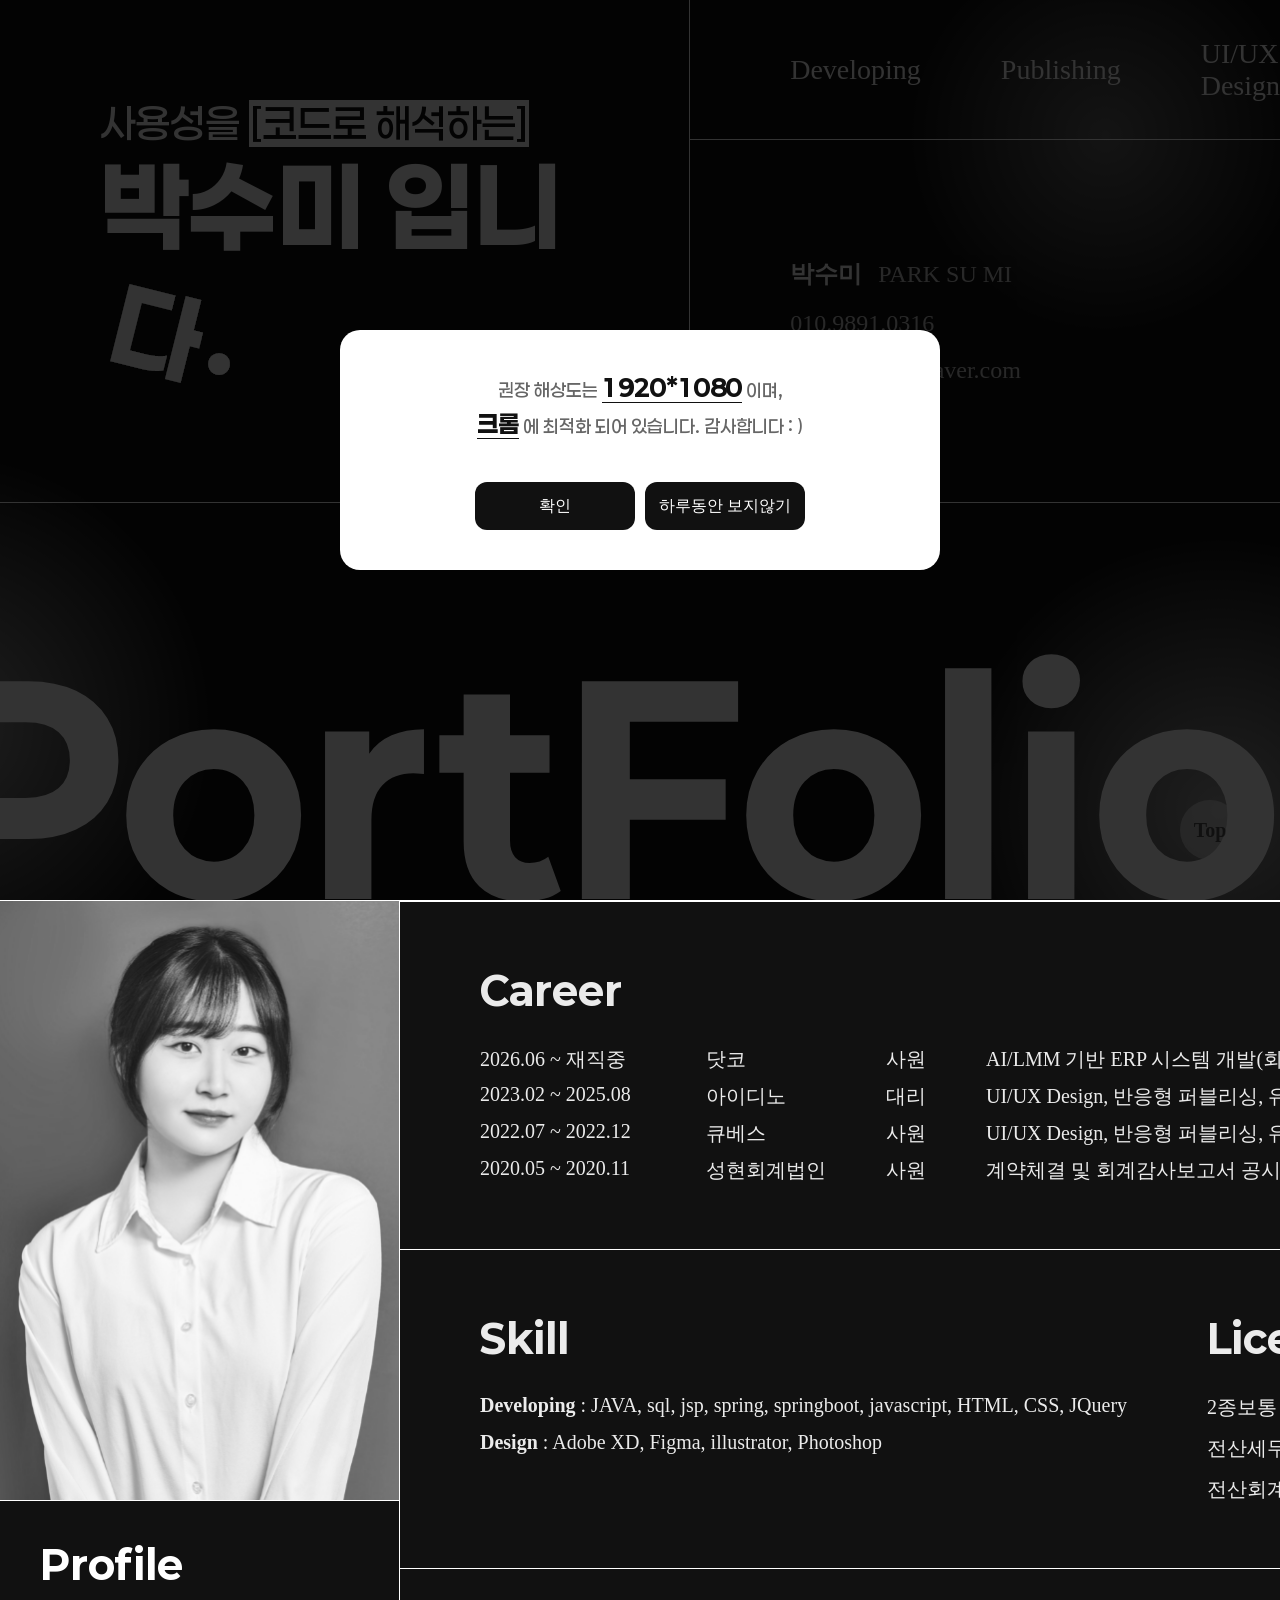
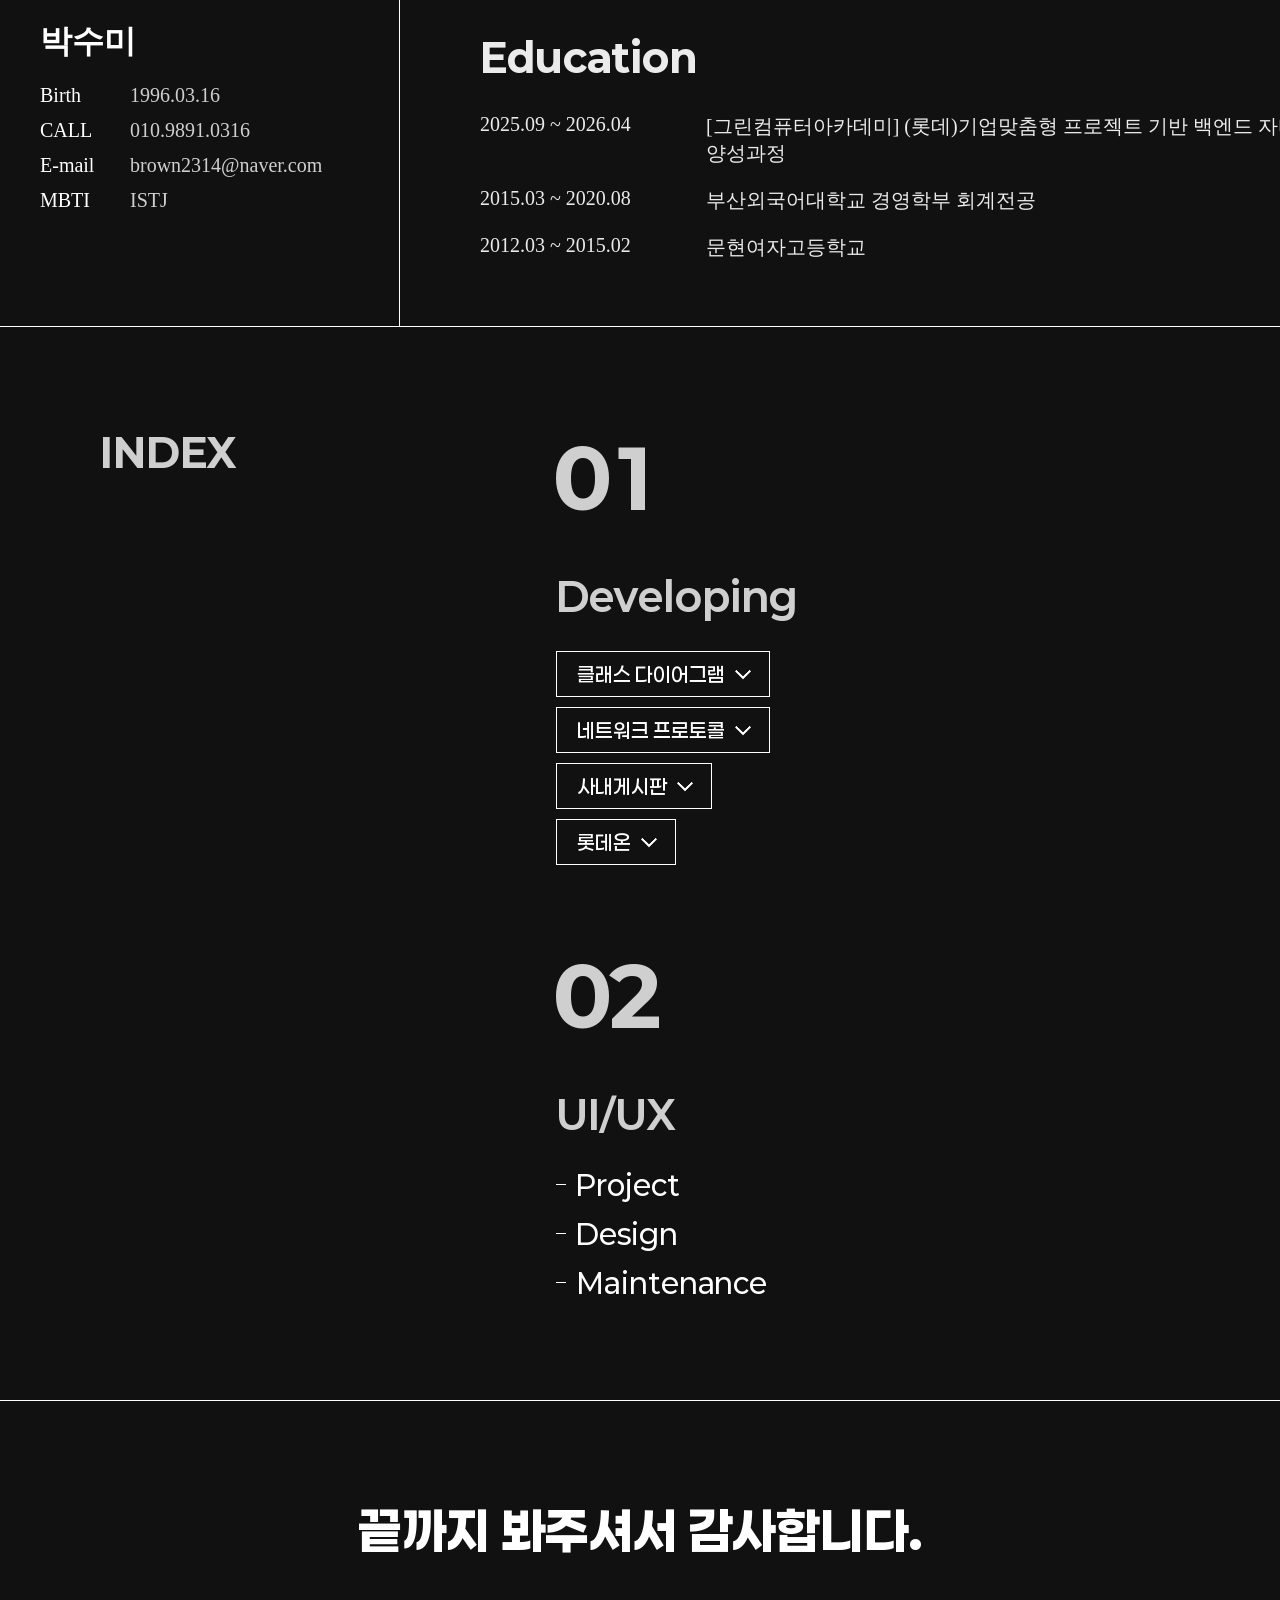
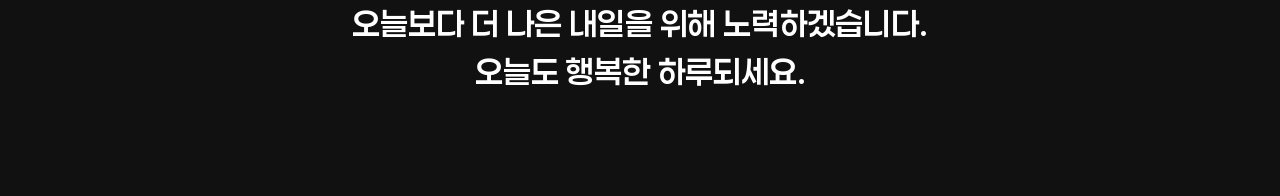
<file: index.html>
<!doctype html>
<html lang="ko">
  <head>
    <meta charset="UTF-8" />
    <meta name="viewport" content="width=device-width, initial-scale=1.0" />

    <link rel="stylesheet" href="./css/style.css" />
    <link rel="icon" href="./img/icon_img.png" />
    <script src="https://code.jquery.com/jquery-3.6.3.js" integrity="sha256-nQLuAZGRRcILA+6dMBOvcRh5Pe310sBpanc6+QBmyVM=" crossorigin="anonymous"></script>
    <title>박수미 포트폴리오</title>
  </head>
  <body id="top">
    <div class="popup_bg" id="mainPopup">
      <div class="popup flex flex-column align-center gap40">
        <div class="txt">
          <p>
            권장 해상도는 <span>1920*1080</span> 이며, <br />
            <span>크롬</span> 에 최적화 되어 있습니다. 감사합니다 : )
          </p>
        </div>
        <div class="flex gap10">
          <div class="btn" id="closeBtn">확인</div>
          <div class="btn" id="hideTodayBtn">하루동안 보지않기</div>
        </div>
      </div>
    </div>
    <div class="fixPage">
      <div class="intro flex">
        <div class="slogan">
          <div class="top">
            <p>사용성을 <span>[코드로 해석하는]</span></p>
          </div>
          <div class="bottom">
            <p>박수미 입니<img src="./img/da.png" alt="다." class="name-img" /></p>
          </div>
        </div>
        <div class="info flex flex-column">
          <div class="top flex align-center gap80">
            <a href="#developing">Developing</a>
            <a href="./design.html" target="_blank" title="새창열림">Publishing</a>
            <a href="./design.html" target="_blank" title="새창열림">UI/UX Design</a>
          </div>
          <div class="bottom flex align-center">
            <ul class="flex flex-column gap20">
              <li><strong>박수미</strong> PARK SU MI</li>
              <li>010.9891.0316</li>
              <li>brown2314@naver.com</li>
            </ul>
          </div>
        </div>
      </div>
    </div>
    <div class="scrollContents">
      <div class="aboutMe flex">
        <div class="profile flex flex-column">
          <img src="img/profile.png" alt="박수미" />
          <div class="pro-txt">
            <p class="title">Profile</p>
            <div class="info">
              <p class="name">박수미</p>
              <ul>
                <li class="flex">
                  <p class="s-tit">Birth</p>
                  <p class="txt">1996.03.16</p>
                </li>
                <li class="flex">
                  <p class="s-tit">CALL</p>
                  <p class="txt">010.9891.0316</p>
                </li>
                <li class="flex">
                  <p class="s-tit">E-mail</p>
                  <a href="mailto:brown2314@naver.com" class="txt" target="_blank" title="메일보내기">brown2314@naver.com</a>
                </li>
                <li class="flex">
                  <p class="s-tit">MBTI</p>
                  <p class="txt">ISTJ</p>
                </li>
              </ul>
            </div>
          </div>
        </div>
        <div class="job-info">
          <div class="career-box">
            <p class="title">Career</p>
            <ul class="career-list flex flex-column gap10">
              <li>
                <ul class="career-con flex gap60">
                  <li class="date">2026.06 ~ 재직중</li>
                  <li class="business">닷코</li>
                  <li class="role">사원</li>
                  <li class="work">AI/LMM 기반 ERP 시스템 개발(회계 및 물류 모듈)</li>
                </ul>
              </li>
              <li>
                <ul class="career-con flex gap60">
                  <li class="date">2023.02 ~ 2025.08</li>
                  <li class="business">아이디노</li>
                  <li class="role">대리</li>
                  <li class="work">UI/UX Design, 반응형 퍼블리싱, 유지보수, 웹접근성 심사작업</li>
                </ul>
              </li>
              <li>
                <ul class="career-con flex gap60">
                  <li class="date">2022.07 ~ 2022.12</li>
                  <li class="business">큐베스</li>
                  <li class="role">사원</li>
                  <li class="work">UI/UX Design, 반응형 퍼블리싱, 유지보수, cafe24</li>
                </ul>
              </li>
              <li>
                <ul class="career-con flex gap60">
                  <li class="date">2020.05 ~ 2020.11</li>
                  <li class="business">성현회계법인</li>
                  <li class="role">사원</li>
                  <li class="work">계약체결 및 회계감사보고서 공시, 사무보조</li>
                </ul>
              </li>
            </ul>
          </div>
          <div class="career-box flex gap80">
            <div class="skill">
              <p class="title">Skill</p>
              <p><span class="bold">Developing</span> : JAVA, sql, jsp, spring, springboot, javascript, HTML, CSS, JQuery</p>
              <p><span class="bold">Design</span> : Adobe XD, Figma, illustrator, Photoshop</p>
            </div>
            <div class="skill">
              <p class="title">License</p>
              <p>2종보통 운전면허</p>
              <p>전산세무 2급</p>
              <p>전산회계 2급</p>
            </div>
          </div>
          <div class="career-box">
            <p class="title">Education</p>
            <ul class="career-list flex flex-column gap20">
              <li>
                <ul class="career-con flex gap60">
                  <li class="date">2025.09 ~ 2026.04</li>
                  <li class="edu">[그린컴퓨터아카데미] (롯데)기업맞춤형 프로젝트 기반 백엔드 자바,스프링 웹 SW개발자 양성과정</li>
                  <li class="work">수료</li>
                </ul>
              </li>
              <li>
                <ul class="career-con flex gap60">
                  <li class="date">2015.03 ~ 2020.08</li>
                  <li class="edu">부산외국어대학교 경영학부 회계전공</li>
                  <li class="work">졸업</li>
                </ul>
              </li>
              <li>
                <ul class="career-con flex gap60">
                  <li class="date">2012.03 ~ 2015.02</li>
                  <li class="edu">문현여자고등학교</li>
                  <li class="work">졸업</li>
                </ul>
              </li>
            </ul>
          </div>
        </div>
      </div>
      <div class="index flex" id="developing">
        <p class="title">INDEX</p>
        <div class="link-wrap flex flex-column">
          <div class="index-link">
            <p class="no">01</p>
            <p class="s-title">Developing</p>
            <div class="tab-wrap">
              <div class="tab-item">
                <div class="tab-tit">클래스 다이어그램</div>
                <div class="tab-content">
                  <div class="tab-inner">
                    <ul class="dev-list">
                      <li class="flex">
                        <div class="tit">프로젝트명</div>
                        <div class="con">질럿(Zealot)</div>
                      </li>
                      <li class="flex">
                        <div class="tit">주제</div>
                        <div class="con">스타크래프트 질럿, 뮤탈, 메딕을 활용한 클래스 다이어그램 실습</div>
                      </li>
                      <li class="flex">
                        <div class="tit">기능</div>
                        <div class="con">
                          <ul class="list-style01">
                            <li>
                              인터페이스 <span>공격 대상 타입에 따라 공격 가능 여부 분류</span>
                              <ul class="list-style02 mt-8">
                                <li>공중 공격 가능, 지상 공격 가능으로 분류</li>
                              </ul>
                            </li>
                            <li>
                              인터페이스 <span>체력 회복 분류</span>
                              <ul class="list-style02 mt-8">
                                <li>체력 회복 가능 정의</li>
                              </ul>
                            </li>
                            <li>
                              공격의 행위를 정의
                              <ul class="list-style02 mt-8">
                                <li>공격 데미지, 공격 횟수, 공격의 반복 주기 정의</li>
                              </ul>
                            </li>
                            <li>위치를 x축, y축, z축으로 분리</li>
                            <li>
                              추상 클래스 - 유닛
                              <ul class="list-style02 mt-8">
                                <li>위치, 최대 체력, 현재 체력, 이동 속도, 사거리, 크기, 방어, 종족, 공격 가능 여부를 정의</li>
                              </ul>
                            </li>
                            <li>
                              추상 클래스 - 공중 유닛, 지상 유닛
                              <ul class="list-style02 mt-8">
                                <li>이동, 현재위치와 클릭 지점을 왕복하는 행위 정의</li>
                              </ul>
                            </li>
                            <li>
                              뮤탈
                              <ul class="list-style02 mt-8">
                                <li>체력 회복 가능</li>
                              </ul>
                            </li>
                            <li>
                              질럿
                              <ul class="list-style02 mt-8">
                                <li>쉴드 보유</li>
                              </ul>
                            </li>
                            <li>
                              메딕
                              <ul class="list-style02 mt-8">
                                <li>마나 사용</li>
                              </ul>
                            </li>
                            <li>
                              쉴드
                              <ul class="list-style02 mt-8">
                                <li>최대 방어력, 현재 방어력, 쉴드 + 방어력 정의</li>
                              </ul>
                            </li>
                            <li>
                              마나
                              <ul class="list-style02 mt-8">
                                <li>현재 마력, 최대 마력 정의</li>
                              </ul>
                            </li>
                          </ul>
                        </div>
                      </li>
                      <li class="flex">
                        <div class="tit">클래스 다이어그램</div>
                        <div class="con">
                          <a href="./img/diagram.jpg" target="_blank" title="새창열림">
                            <img src="./img/diagram.jpg" alt="클래스 다이어그램" />
                          </a>
                        </div>
                      </li>
                    </ul>
                  </div>
                </div>
              </div>

              <div class="tab-item">
                <div class="tab-tit">네트워크 프로토콜</div>
                <div class="tab-content">
                  <div class="tab-inner">
                    <ul class="dev-list">
                      <li class="flex">
                        <div class="tit">프로젝트명</div>
                        <div class="con">종두ON</div>
                      </li>
                      <li class="flex">
                        <div class="tit">주제</div>
                        <div class="con">(팀 프로젝트) 네트워크 프로토콜을 이용한 채팅 시스템 설계 및 UI구현</div>
                      </li>
                      <li class="flex">
                        <div class="tit">바로보기</div>
                        <div class="con flex gap10">
                          <a href="./img/protocol.png" target="_blank" title="새창열림" class="link-btn01">프로토콜 보러가기</a>
                          <a href="./file/protocol.pdf" target="_blank" title="새창열림" class="link-btn01">UI 보러가기</a>
                        </div>
                      </li>
                      <li class="flex">
                        <div class="tit">기능</div>
                        <div class="con">
                          <ul class="list-style01">
                            <li>
                              입장
                              <ul class="list-style02 mt-8">
                                <li>닉네임을 입력하여 접속, 한 글자 이상 입력</li>
                                <li>공백 불가능, 중복 불가능</li>
                              </ul>
                            </li>
                            <li>
                              대기열 입장
                              <ul class="list-style02 mt-8">
                                <li>대기열 대기 인원과 채팅 가능</li>
                                <li>대기열 대기 인원에게 귓속말 가능</li>
                                <li>생성된 채팅방이 있을 경우 입장 가능</li>
                                <li>방 생성 가능</li>
                                <li>로그아웃 가능</li>
                              </ul>
                            </li>
                            <li>
                              채팅방 만들기
                              <ul class="list-style02 mt-8">
                                <li>방 제목, 인원수, 비밀번호 설정 가능</li>
                              </ul>
                            </li>
                            <li>
                              채팅방 입장
                              <ul class="list-style02 mt-8">
                                <li>채팅방 참가 인원들과 채팅 가능</li>
                                <li>방 나가기 가능</li>
                                <li>방장일 경우 방 정보 수정 가능</li>
                              </ul>
                            </li>
                            <li>
                              방 정보 수정
                              <ul class="list-style02 mt-8">
                                <li>방 제목, 인원수, 비밀번호 설정 수정 가능</li>
                                <li>수정 중 취소 가능</li>
                                <li>현재 방 삭제 가능</li>
                                <li>수정 완료 시 채팅방에 안내 문구 표시</li>
                              </ul>
                            </li>
                            <li>
                              채팅방에 대기열 인원 초대 기능
                              <ul class="list-style02 mt-8">
                                <li>대기열 인원 초대 가능</li>
                                <li>초대 완료한 경우 안내 메시지 표시</li>
                              </ul>
                            </li>
                            <li>
                              채팅방 인원이 초과한 경우
                              <ul class="list-style02 mt-8">
                                <li>입장 불가. 안내 팝업 노출</li>
                              </ul>
                            </li>
                            <li>
                              암호가 등록된 채팅방
                              <ul class="list-style02 mt-8">
                                <li>채팅방 클릭 시 암호 입력 팝업 노출</li>
                                <li>암호가 일치할 시 채팅방 입장. 불일치 시 안내 문구와 함께 입장 불가</li>
                              </ul>
                            </li>
                            <li>
                              초대받았을 때
                              <ul class="list-style02 mt-8">
                                <li>초대받았을 시 안내 팝업이 뜨며 수락 및 거절 가능</li>
                              </ul>
                            </li>
                            <li>
                              방장일 경우
                              <ul class="list-style02 mt-8">
                                <li>본인을 제외한 인원에게 방장 위임, 강퇴 가능</li>
                              </ul>
                            </li>
                          </ul>
                        </div>
                      </li>
                      <li class="flex">
                        <div class="tit">담당기능</div>
                        <div class="con">
                          <ul class="list-style01">
                            <li>
                              서버 기능 정의
                              <ul class="list-style02 mt-8">
                                <li>
                                  서버 대기열 입장 시 닉네임 설정<br />
                                  (중복 방지, 로비 화면 전환, 대기실 대기열 인원 갱신)
                                </li>
                                <li>
                                  방 생성 후 생성된 방 입장<br />
                                  (방 제목 중복 확인, 생성 완료 메시지 출력, 대기열 대기 인원 목록 갱신, 채팅방 목록 갱신)
                                </li>
                                <li>
                                  채팅방 입장<br />
                                  (대기실 대기인원 갱신, 입장 시 화면 전환, 채팅방 참여 인원 갱신, 입장 메세지 출력)
                                </li>
                              </ul>
                            </li>
                            <li>
                              클라이언트 기능 정의
                              <ul class="list-style02 mt-8">
                                <li>서버의 대기열 입장, 방 생성 후 입장, 방의 정보를 수정한다.</li>
                              </ul>
                            </li>
                            <li>
                              UI구현
                              <ul class="list-style02 mt-8">
                                <li>ppt로 데이터의 흐름을 파악하여 화면 구성과 전환 설계</li>
                              </ul>
                            </li>
                          </ul>
                        </div>
                      </li>
                    </ul>
                  </div>
                </div>
              </div>

              <div class="tab-item">
                <div class="tab-tit">사내게시판</div>
                <div class="tab-content">
                  <div class="tab-inner">
                    <ul class="dev-list">
                      <li class="flex">
                        <div class="tit">프로젝트명</div>
                        <div class="con">두슬라 (Doosla)</div>
                      </li>
                      <li class="flex">
                        <div class="tit">주제</div>
                        <div class="con">(팀 프로젝트) 자바,스프링 활용 롯데정보통신 사내 커뮤니티 게시판 사이트 개발</div>
                      </li>
                      <li class="flex">
                        <div class="tit">환경</div>
                        <div class="con">JDK17.0.13 버전, Springboot, MySQL</div>
                      </li>
                      <li class="flex">
                        <div class="tit">결과보고서</div>
                        <div class="con flex gap10">
                          <a href="./file/doosla.pdf" target="_blank" title="새창열림" class="link-btn01">PDF 결과보고서 보러가기</a>
                          <a href="https://www.notion.so/2b63ad2be43a82f3a48081f9a0c6aecd?source=copy_link" target="_blank" title="새창열림" class="link-btn01">노션 결과보고서 보러가기</a>
                        </div>
                      </li>
                      <li class="flex">
                        <div class="tit">깃허브</div>
                        <div class="con flex gap10">
                          <a href="https://github.com/arvarta/2026_doosla_client" target="_blank" title="새창열림" class="link-btn01">client</a>
                          <a href="https://github.com/arvarta/2026_doosla_api_server" target="_blank" title="새창열림" class="link-btn01">api-server</a>
                        </div>
                      </li>
                      <li class="flex">
                        <div class="tit">시연영상</div>
                        <div class="con">
                          <a href="https://www.youtube.com/watch?v=VjWpJs5OUwk" target="_blank" title="새창열림" class="link-btn01">Youtube로 이동하기</a>
                        </div>
                      </li>
                      <li class="flex">
                        <div class="tit">기능</div>
                        <div class="con">
                          <ul class="list-style01">
                            <li>
                              로그인/회원가입
                              <ul class="list-style02 mt-8">
                                <li>최초사용자는 관리자에게 허가신청을 전송</li>
                                <li>ID, 사번, 비밀번호, 닉네임을 입력하여 허가신청. ID,닉네임은 중복검사 진행</li>
                                <li>허가된 사용자는 회원가입 시 작성한 아이디와 패스워드로 로그인 가능</li>
                              </ul>
                            </li>
                            <li>
                              통합검색
                              <ul class="list-style02 mt-8">
                                <li>문의 게시판을 제외한 모든 게시판을 통합하여 검색이 가능함</li>
                              </ul>
                            </li>
                            <li>
                              게시판
                              <ul class="list-style02 mt-8">
                                <li>게시판 내에서 제목, 작성자, 내용으로 검색가능</li>
                                <li>공지글 상단 고정 가능(최대 5개), 첨부파일 여부 판단하여 목록에서 표시</li>
                              </ul>
                            </li>
                            <li>
                              게시글 작성/수정/삭제/추천/신고 기능
                              <ul class="list-style02 mt-8">
                                <li>텍스트 에디터 API 사용, 간단한 텍스트 편집, 이미지 첨부 가능</li>
                                <li>추천 및 신고 가능</li>
                              </ul>
                            </li>
                            <li>
                              파일 첨부 기능
                              <ul class="list-style02 mt-8">
                                <li>게시글 작성 시 문서, PDF, 이미지 등의 다양한 형태의 파일 첨부 가능</li>
                              </ul>
                            </li>
                            <li>
                              댓글 및 대댓글 기능
                              <ul class="list-style02 mt-8">
                                <li>댓글/대댓글 작성, 수정, 삭제, 신고 기능</li>
                              </ul>
                            </li>
                            <li>
                              게시판 생성 신청 기능
                              <ul class="list-style02 mt-8">
                                <li>사용자가 새로운 게시판 생성을 요청할 수 있는 신청 기능 제공</li>
                              </ul>
                            </li>
                            <li>
                              KAKAO Map API 연동
                              <ul class="list-style02 mt-8">
                                <li>게시글 작성 시 지도 기능 사용하여 위치 첨부 가능</li>
                              </ul>
                            </li>
                            <li>
                              알림 기능
                              <ul class="list-style02 mt-8">
                                <li>내가 작성한 글에 댓글이 달릴 경우, 내가 작성한 댓글에 답글이 달릴 경우, 문 의글에 답변이 달렸을 경우 팝업으로 알려줌</li>
                              </ul>
                            </li>
                            <li>
                              마이페이지
                              <ul class="list-style02 mt-8">
                                <li>회원 정보 수정, 문의내역, 내가 작성한 글, 내가 작성한 댓글 확인 가능</li>
                              </ul>
                            </li>
                            <li>
                              관리자
                              <ul class="list-style02 mt-8">
                                <li>허가신청 유저 승인/거부 가능. 특정 유저 사용 정지/정지해제 가능</li>
                                <li>게시판 생성/수정/삭제 가능. 특정 권한 게시판에 유저 추가 가능</li>
                                <li>게시글 상단 고정 및 해제 가능. 모든 게시글 삭제 가능</li>
                                <li>모든 문의 열람 가능. 답변 가능</li>
                                <li>삭제된 게시글, 댓글 검색/조회/열람 가능. 삭제된 게시글 복구 및 영구 삭제 가능</li>
                                <li>신고된 게시글, 댓글 검색/조회/열람 가능. 신고된 게시글 철회/삭제 가능</li>
                              </ul>
                            </li>
                          </ul>
                        </div>
                      </li>
                      <li class="flex">
                        <div class="tit">담당기능</div>
                        <div class="con">
                          <p class="info-txt">
                            RESTful을 사용하여 서버와 클라이언트를 분리하여 작업.
                            <br />각 역할에 집중하여 독립적인 기능 개발과 수정 및 보완 가능
                          </p>
                          <ul class="b-list mt-20">
                            <li>1. 사용자의 입력을 받아 전달한다.</li>
                            <li>2. 입력받은 값을 Proxy 서버로 전달한다.</li>
                            <li>3. Proxy 서버에서 전달받은 값을 API서버로 전송하여 DB에 저장한다.</li>
                            <li>4. DB에 저장된 값을 불러와 사용자 화면에 노출시킨다.</li>
                          </ul>
                          <ul class="list-style01 mt-40">
                            <li>
                              게시판 목록조회 및 페이징 구현
                              <ul class="list-style02 mt-8">
                                <li>특정 게시판의 고유번호를 불러오고, 게시판 번호에 해당하는 게시글 전체 목록을 조회하여 게시판의 목록을 구성, 한 페이지에 10개씩 노출, 10개 이상일 경우 페이징으로 구성하고, 페이지를 이동하여 더 많은 게시글 확인 가능.</li>
                                <li>현재 페이지 노출, 이전, 다음 페이지 이동 구현.</li>
                              </ul>
                            </li>
                            <li>
                              게시글 CRUD 구현, 추천, 신고 기능 구현
                              <ul class="list-style02 mt-8">
                                <li>텍스트 에디터 API를 사용한 게시글 작성 기능 구현. 작성이 완료된 게시글을 DB에 저장하여 필요시 조회하여 불러오기 가능.</li>
                                <li>추천 및 신고 가능. 게시글 열람 시 로그인된 사용자의 해당 게시글 추천 여부와 신고 여부를 함께 조회. 추천의 경우 한 번 더 클릭 시 추천 취소, 신고의 경우 이미 신고한 게시글이라는 안내 문구를 alert 창에 출력.</li>
                              </ul>
                            </li>
                            <li>
                              게시글 이전글, 다음글 이동 기능 구현
                              <ul class="list-style02 mt-8">
                                <li>해당 게시판의 DB에서 이전글 번호와 다음글 번호를 받아 조회하여 게시글 상세보기 화면에서 이전글, 다음글 이동 가능.</li>
                              </ul>
                            </li>
                            <li>
                              댓글 CRUD, 답글, 신고 기능 구현
                              <ul class="list-style02 mt-8">
                                <li>
                                  댓글, 답글 작성, 수정, 삭제 가능. UI에서 사용자의 입력과 동작을 전달받아 Proxy 서버로 전달하고 DB에 저장. 저장된 값을 불러와 사용자 화면에서 노출. 수정과 삭제의 경우 게시글 조회 시 로그인된 사용자의 정보를 같이 조회하여 게시글 작성자와 로그인 정보가 일치할 경우에만
                                  화면에 노출.
                                </li>
                                <li>댓글 신고 가능</li>
                              </ul>
                            </li>
                            <li>
                              관리자 신고관리 기능 구현
                              <ul class="list-style02 mt-8">
                                <li>관리자 메뉴는 관리자 계정으로 로그인했을 경우에만 조회 및 사용 가능.</li>
                                <li>신고된 게시글이나 댓글을 관리자 계정으로 확인 가능. 신고된 게시글과 댓글은 관리자의 시스템 관리 메뉴 중 신고 관리로 이동됨.</li>
                                <li>검색, 조회, 열람 가능. 제목과 작성자로 검색이 가능하며, 해당 항목 클릭 시 게시글 상세보기로 이동.</li>
                                <li>신고된 게시글 목록 제외, 삭제 가능. 철회를 클릭 시 신고관리 목록에서 삭제되며 등록된 게시판에서는 노출. 삭제를 클릭하면 시스템 관리의 삭제관리로 이동.</li>
                              </ul>
                            </li>
                            <li>
                              UI/UX 설계 및 구현
                              <ul class="list-style02 mt-8">
                                <li>사이트 UI/UX 디자인 설계. 사용자의 편의성을 최우선으로 하여 직관성에 중점을 두어 작업.</li>
                                <li>HTML, CSS로 구현</li>
                              </ul>
                            </li>
                          </ul>
                        </div>
                      </li>
                    </ul>
                  </div>
                </div>
              </div>

              <div class="tab-item">
                <div class="tab-tit">롯데온</div>
                <div class="tab-content">
                  <div class="tab-inner">
                    <ul class="dev-list">
                      <li class="flex">
                        <div class="tit">프로젝트명</div>
                        <div class="con">롯데온 (LotteOn)</div>
                      </li>
                      <li class="flex">
                        <div class="tit">주제</div>
                        <div class="con">(팀 프로젝트) 롯데e-커머스에서 실제 운영하고 있는 쇼핑몰을 기반으로 제작하여 MSA 아키텍처를 기반으로 설계하며 전시 모듈화를 통해 쇼핑몰을 완성하는 프로젝트</div>
                      </li>
                      <li class="flex">
                        <div class="tit">환경</div>
                        <div class="con">JDK17.0.13 버전, Springboot, MySQL</div>
                      </li>
                      <li class="flex">
                        <div class="tit">결과보고서</div>
                        <div class="con flex gap10">
                          <a href="./file/LotteOn.pdf" target="_blank" title="새창열림" class="link-btn01">PDF 결과보고서 보러가기</a>
                        </div>
                      </li>
                      <li class="flex">
                        <div class="tit">깃허브</div>
                        <div class="con flex gap10">
                          <a href="https://github.com/arvarta/2026_lotte7th_project2_ezonClient.git" target="_blank" title="새창열림" class="link-btn01">client</a>
                          <a href="https://github.com/arvarta/2026_lotte7th_project2_mall-customer" target="_blank" title="새창열림" class="link-btn01">FAQ, 공지사항</a>
                          <a href="https://github.com/arvarta/2026_lotte7th_project2_order-service.git" target="_blank" title="새창열림" class="link-btn01">주문/취소/교환/환불</a>
                          <a href="https://github.com/arvarta/2026_lotte7th_project2_payment-service.git" target="_blank" title="새창열림" class="link-btn01">결제</a>
                        </div>
                      </li>
                      <li class="flex">
                        <div class="tit">시연영상</div>
                        <div class="con">
                          <a href="https://youtu.be/Dp9HInWaJes" target="_blank" title="새창열림" class="link-btn01">Youtube로 이동하기</a>
                        </div>
                      </li>
                      <li class="flex">
                        <div class="tit">기능</div>
                        <div class="con">
                          <ul class="list-style01">
                            <li>
                              로그인/회원가입
                              <ul class="list-style02 mt-8">
                                <li>구매자 회원가입</li>
                                <li>판매자 회원가입</li>
                                <li>약관 동의 체크</li>
                                <li>이메일 인증 및 인증코드 검사</li>
                                <li>마이페이지</li>
                                <li>비밀번호 재설정</li>
                                <li>프로필 이미지 등록 / 수정</li>
                                <li>회원탈퇴</li>
                              </ul>
                            </li>
                            <li>
                              장바구니
                              <ul class="list-style02 mt-8">
                                <li>장바구니 상품 조회, 상품 수량 변경, 상품 삭제, 주문하기</li>
                              </ul>
                            </li>
                            <li>
                              찜
                              <ul class="list-style02 mt-8">
                                <li>상품 찜 등록, 목록 조회 / 삭제</li>
                                <li>판매자 찜 등록, 목록 조회 / 삭제</li>
                              </ul>
                            </li>
                            <li>
                              고객센터 서비스
                              <ul class="list-style02 mt-8">
                                <li>FAQ 조회 / 등록 / 수정 / 삭제</li>
                                <li>공지사항 조회 / 등록 / 수정 / 삭제</li>
                              </ul>
                            </li>
                            <li>
                              배송
                              <ul class="list-style02 mt-8">
                                <li>판매자 주소지 목록 조회 / 등록 / 수정 / 삭제</li>
                              </ul>
                            </li>
                            <li>
                              상품
                              <ul class="list-style02 mt-8">
                                <li>상품 목록 조회 / 상세 조회 / 구매</li>
                                <li>상품 장바구니 담기</li>
                                <li>상품 등록 / 수정 / 삭제</li>
                                <li>상품 이미지 등록</li>
                                <li>상품 등록 승인 / 거부</li>
                                <li>상품 노출 설정</li>
                                <li>실시간 인기 검색어</li>
                                <li>통합 검색</li>
                                <li>카테고리 별 검색</li>
                              </ul>
                            </li>
                            <li>
                              리뷰
                              <ul class="list-style02 mt-8">
                                <li>상품별 리뷰 작성 / 조회</li>
                                <li>사용자별 리뷰 조회 / 수정 / 삭제</li>
                                <li>내 상품 리뷰 조회</li>
                              </ul>
                            </li>
                            <li>
                              문의
                              <ul class="list-style02 mt-8">
                                <li>구매자 문의 등록 / 수정 / 삭제</li>
                                <li>판매자 시스템 문의 등록 / 수정</li>
                                <li>판매자 상품별 문의 목록 조회 / 상세 조회</li>
                                <li>판매자 상품별 문의 답변 등록 / 수정</li>
                                <li>관리자 시스템 문의 상세 조회</li>
                                <li>관리자 시스템 문의 답변 등록 / 수정</li>
                              </ul>
                            </li>
                            <li>
                              주문
                              <ul class="list-style02 mt-8">
                                <li>주문 / 배송내역 조회</li>
                                <li>주문 상세 내역 조회</li>
                                <li>배송 현황 조회</li>
                                <li>주문 취소</li>
                                <li>환불 및 교환 요청</li>
                                <li>구매 확정 처리</li>
                                <li>단일 상품 주문 생성</li>
                                <li>장바구니 주문 생성</li>
                                <li>결제 생성, 삭제, 주문번호 업데이트 및 결제 정보 조회 연동</li>
                                <li>구매자 배송지 생성 및 조회 연동</li>
                                <li>구매 확정된 상품 목록 조회</li>
                              </ul>
                            </li>
                          </ul>
                        </div>
                      </li>
                      <li class="flex">
                        <div class="tit">담당기능</div>
                        <div class="con">
                          <ul class="list-style01">
                            <li>IA 정보구조도 작성</li>
                            <li>
                              주문서비스
                              <ul class="list-style02 mt-8">
                                <li>주문 / 배송내역 조회</li>
                                <li>주문 상세 내역 조회</li>
                                <li>주문 취소</li>
                                <li>구매 확정 처리</li>
                                <li>장바구니 주문 생성</li>
                                <li>결제의 생성, 삭제, 주문번호 업데이트 및 결제 정보 조회 연동</li>
                                <li>구매자의 배송지 생성 및 조회 연동</li>
                                <li>구매 확정된 상품 목록 조회</li>
                              </ul>
                            </li>
                            <li>
                              FAQ, 공지사항
                              <ul class="list-style02 mt-8">
                                <li>FAQ 조회</li>
                                <li>FAQ 등록 (관리자)</li>
                                <li>FAQ 수정 (관리자)</li>
                                <li>FAQ 삭제 (관리자)</li>
                                <li>공지사항 조회</li>
                                <li>공지사항 등록 (관리자)</li>
                                <li>공지사항 수정 (관리자)</li>
                                <li>공지사항 삭제 (관리자)</li>
                                <li>FAQ, 공지사항 UI 구현</li>
                              </ul>
                            </li>
                          </ul>
                        </div>
                      </li>
                    </ul>
                  </div>
                </div>
              </div>
            </div>
          </div>
          <a href="./design.html" class="index-link" target="_blank" title="새창열림">
            <p class="no">02</p>
            <p class="s-title">UI/UX</p>
            <ul class="work-list">
              <li>Project</li>
              <li>Design</li>
              <li>Maintenance</li>
            </ul>
          </a>
        </div>
      </div>

      <div class="ending">
        <div class="flex flex-column justy-center">
          <p class="end-txt">끝까지 봐주셔서 감사합니다.</p>
          <p class="sub-txt mt-40">오늘보다 더 나은 내일을 위해 노력하겠습니다. <br />오늘도 행복한 하루되세요.</p>
        </div>
      </div>

      <a href="#top" class="top-btn">Top</a>
    </div>

    <script>
      // 팝업
      const popup = document.getElementById("mainPopup");
      const closeBtn = document.getElementById("closeBtn");
      const hideTodayBtn = document.getElementById("hideTodayBtn");

      const expiry = localStorage.getItem("hidePopupExpiry");
      const now = new Date().getTime();

      if (expiry && now < parseInt(expiry)) {
        popup.style.display = "none";
      }

      closeBtn.addEventListener("click", () => {
        popup.style.display = "none";
      });

      hideTodayBtn.addEventListener("click", () => {
        const expiryTime = new Date().getTime() + 24 * 60 * 60 * 1000;

        localStorage.setItem("hidePopupExpiry", expiryTime);
        popup.style.display = "none";
      });

      // 탭 메뉴
      const tabHeaders = document.querySelectorAll(".tab-tit");

      tabHeaders.forEach((header) => {
        header.addEventListener("click", function () {
          const parent = this.parentElement;
          const content = parent.querySelector(".tab-content");

          const isActive = parent.classList.contains("active");

          if (!isActive) {
            parent.classList.add("active");
            this.classList.add("active");
            content.style.maxHeight = content.scrollHeight + "px";
          } else {
            parent.classList.remove("active");
            this.classList.remove("active");
            content.style.maxHeight = null;
          }
        });
      });
    </script>
  </body>
</html>
</file>
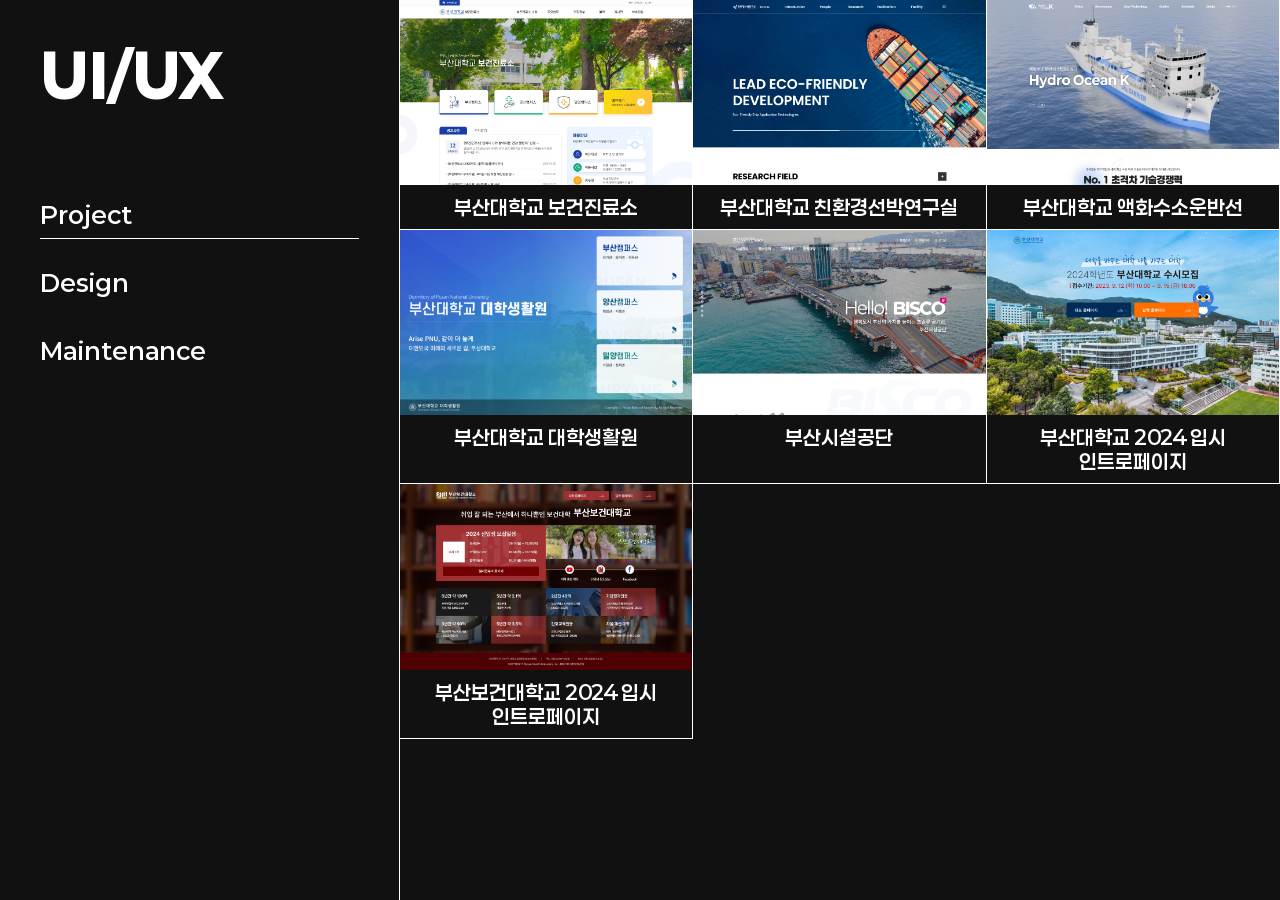
<file: design.html>
<!doctype html>
<html lang="ko">
  <head>
    <meta charset="UTF-8" />
    <meta name="viewport" content="width=device-width, initial-scale=1.0" />
    <link rel="stylesheet" href="./css/style.css" />
    <link rel="icon" href="./img/icon_img.png" />
    <script src="https://code.jquery.com/jquery-3.6.3.js" integrity="sha256-nQLuAZGRRcILA+6dMBOvcRh5Pe310sBpanc6+QBmyVM=" crossorigin="anonymous"></script>
    <title>박수미 포트폴리오</title>
  </head>
  <body class="design">
    <div class="flex">
      <div class="left-menu">
        <h1 class="title">UI/UX</h1>
        <ul class="ui-menu">
          <li>Project</li>
          <li>Design</li>
          <li>Maintenance</li>
        </ul>
      </div>
      <div class="content">
        <div class="tab-con01">
          <div class="flex flex-wrap">
            <a href="https://health.pusan.ac.kr/" target="_blank" title="새창열림" class="project">
              <div class="inner flex flex-column">
                <div class="img">
                  <img src="./img/pro02.png" alt="부산대학교 보건진료소" />
                </div>
                <p>부산대학교 보건진료소</p>
              </div>
              <div class="shadow-box flex flex-column">
                <p class="site-tit">부산대학교 보건진료소</p>
                <ul class="list-style01 mt-20">
                  <li>Design 100%</li>
                  <li>Publishing 100%</li>
                </ul>
                <div class="link-btn02 mt-40 flex gap20">
                  <p>사이트로 이동하기</p>
                  <img src="./img/arrow.png" alt="arrow" />
                </div>
              </div>
            </a>
            <a href="https://ecosl.pusan.ac.kr/ecosl" target="_blank" title="새창열림" class="project">
              <div class="inner flex flex-column">
                <div class="img">
                  <img src="./img/pro04.png" alt="부산대학교 친환경선박연구실" />
                </div>
                <p>부산대학교 친환경선박연구실</p>
              </div>
              <div class="shadow-box flex flex-column">
                <p class="site-tit">부산대학교 친환경선박연구실</p>
                <ul class="list-style01 mt-20">
                  <li>Publishing 100%</li>
                  <li>서브페이지 디자인 및 퍼블리싱</li>
                  <li>유지보수</li>
                </ul>
                <div class="link-btn02 mt-40 flex gap20">
                  <p>사이트로 이동하기</p>
                  <img src="./img/arrow.png" alt="arrow" />
                </div>
              </div>
            </a>
            <a href="https://www.h2ok.kr/h2ok" target="_blank" title="새창열림" class="project">
              <div class="inner flex flex-column">
                <div class="img">
                  <img src="./img/pro05.png" alt="부산대학교 액화수소운반선" />
                </div>
                <p>부산대학교 액화수소운반선</p>
              </div>
              <div class="shadow-box flex flex-column">
                <p class="site-tit">부산대학교 액화수소운반선</p>
                <ul class="list-style01 mt-20">
                  <li>영문사이트 포함</li>
                  <li>Publishing 100%</li>
                  <li>서브페이지 디자인 100%</li>
                  <li>유지보수</li>
                </ul>
                <div class="link-btn02 mt-40 flex gap20">
                  <p>사이트로 이동하기</p>
                  <img src="./img/arrow.png" alt="arrow" />
                </div>
              </div>
            </a>
            <a href="https://dorm.pusan.ac.kr/" target="_blank" title="새창열림" class="project">
              <div class="inner flex flex-column">
                <div class="img">
                  <img src="./img/pro03.png" alt="부산대학교 대학생활원" />
                </div>
                <p>부산대학교 대학생활원</p>
              </div>
              <div class="shadow-box flex flex-column">
                <p class="site-tit">부산대학교 대학생활원</p>
                <ul class="list-style01 mt-20">
                  <li>인트로 페이지 반응형 퍼블리싱</li>
                  <li>서브페이지 디자인 100%</li>
                  <li>유지보수</li>
                </ul>
                <div class="link-btn02 mt-40 flex gap20">
                  <p>사이트로 이동하기</p>
                  <img src="./img/arrow.png" alt="arrow" />
                </div>
              </div>
            </a>
            <a href="https://www.bisco.or.kr/" target="_blank" title="새창열림" class="project">
              <div class="inner flex flex-column">
                <div class="img">
                  <img src="./img/pro01.png" alt="부산시설공단" />
                </div>
                <p>부산시설공단</p>
              </div>
              <div class="shadow-box flex flex-column">
                <p class="site-tit">부산시설공단</p>
                <ul class="list-style01 mt-20">
                  <li>서브페이지 내 순서도이미지 작업</li>
                  <li>웹접근성 심사작업</li>
                  <li>유지보수</li>
                </ul>
                <div class="link-btn02 mt-40 flex gap20">
                  <p>사이트로 이동하기</p>
                  <img src="./img/arrow.png" alt="arrow" />
                </div>
              </div>
            </a>
            <a href="./img/pro07-1.png" target="_blank" title="새창열림" class="project">
              <div class="inner flex flex-column">
                <div class="img">
                  <img src="./img/pro07.png" alt="부산대학교 2024 입시 인트로페이지" />
                </div>
                <p>부산대학교 2024 입시 인트로페이지</p>
              </div>
              <div class="shadow-box flex flex-column">
                <p class="site-tit">부산대학교 2024 입시 인트로페이지</p>
                <ul class="list-style01 mt-20">
                  <li>Design 100%</li>
                  <li>Publishing 100%</li>
                  <li>유지보수</li>
                </ul>
                <div class="link-btn02 mt-40 flex gap20">
                  <p>크게보기</p>
                  <img src="./img/arrow.png" alt="arrow" />
                </div>
              </div>
            </a>
            <a href="./img/pro06-1.jpg" target="_blank" title="새창열림" class="project">
              <div class="inner flex flex-column">
                <div class="img">
                  <img src="./img/pro06.png" alt="부산보건대학교 2024 입시 인트로페이지" />
                </div>
                <p>부산보건대학교 2024 입시 인트로페이지</p>
              </div>
              <div class="shadow-box flex flex-column">
                <p class="site-tit">부산보건대학교 2024 입시 인트로페이지</p>
                <ul class="list-style01 mt-20">
                  <li>Design 100%</li>
                  <li>Publishing 100%</li>
                  <li>유지보수</li>
                </ul>
                <div class="link-btn02 mt-40 flex gap20">
                  <p>크게보기</p>
                  <img src="./img/arrow.png" alt="arrow" />
                </div>
              </div>
            </a>
          </div>
        </div>
        <div class="tab-con02">
          <div class="info">
            <p>* 재직당시 작업한 디자인 시안 입니다.</p>
          </div>
          <div class="flex flex-wrap gap40 mt-40">
            <a href="https://xd.adobe.com/view/e8c4a474-bb34-4dad-a9bf-3744d7de1406-bd97/" target="_blank" title="새창열림" class="design-link flex align-center">
              <p>인제대학교 글로컬대학</p>
              <div class="icon flex align-center justy-center">
                <img src="./img/arrow02.png" alt="arrow" />
              </div>
            </a>
            <a href="https://xd.adobe.com/view/763ef606-e463-4736-b4e1-96d7b56d7c01-236d/" target="_blank" title="새창열림" class="design-link flex align-center">
              <p>부산대학교 액화수소운반선</p>
              <div class="icon flex align-center justy-center">
                <img src="./img/arrow02.png" alt="arrow" />
              </div>
            </a>
            <a href="https://xd.adobe.com/view/fa281f0c-5e56-4f7b-bc37-6c5240d38374-af7b/" target="_blank" title="새창열림" class="design-link flex align-center">
              <p>부산대학교 교원채용</p>
              <div class="icon flex align-center justy-center">
                <img src="./img/arrow02.png" alt="arrow" />
              </div>
            </a>
            <a href="./img/de01.png" target="_blank" title="새창열림" class="design-link flex align-center">
              <p>부산대학교 뉴스레터</p>
              <div class="icon flex align-center justy-center">
                <img src="./img/arrow02.png" alt="arrow" />
              </div>
            </a>
          </div>

          <div class="info mt-60">
            <p>Template</p>
          </div>
          <div class="flex flex-wrap gap40 mt-20">
            <a href="https://xd.adobe.com/view/92429d54-e15f-4651-94e4-49265e59b2cf-c711/" target="_blank" title="새창열림" class="design-link flex align-center">
              <p>유아교육과</p>
              <div class="icon flex align-center justy-center">
                <img src="./img/arrow02.png" alt="arrow" />
              </div>
            </a>
            <a href="https://xd.adobe.com/view/185b7103-d5b4-4d0a-86fa-b9281331c34a-4d08/" target="_blank" title="새창열림" class="design-link flex align-center">
              <p>디지털정보통신과</p>
              <div class="icon flex align-center justy-center">
                <img src="./img/arrow02.png" alt="arrow" />
              </div>
            </a>
            <a href="https://xd.adobe.com/view/50899028-276e-4451-9df4-a27b71bcebf8-05da/" target="_blank" title="새창열림" class="design-link flex align-center">
              <p>바이오헬스융합대학</p>
              <div class="icon flex align-center justy-center">
                <img src="./img/arrow02.png" alt="arrow" />
              </div>
            </a>
            <a href="https://xd.adobe.com/view/df2dce78-82f1-4038-b7e3-f46360706f0e-8a7e/" target="_blank" title="새창열림" class="design-link flex align-center">
              <p>사회복지학과</p>
              <div class="icon flex align-center justy-center">
                <img src="./img/arrow02.png" alt="arrow" />
              </div>
            </a>
          </div>
        </div>
        <div class="tab-con03">
          <div class="info">
            <p>* 아이디노 재직당시 담당했던 유지보수 사이트들 입니다.</p>
          </div>
          <div class="flex flex-wrap gap40 mt-40">
            <a href="https://www.bisco.or.kr/" target="_blank" title="새창열림" class="design-link flex align-center">
              <p>부산시설공단 <br /><span>* 광안대교를 제외한 모든 시설 사이트 포함</span></p>
              <div class="icon flex align-center justy-center">
                <img src="./img/arrow02.png" alt="arrow" />
              </div>
            </a>
            <a href="https://www.pusan.ac.kr/kor/Main.do" target="_blank" title="새창열림" class="design-link flex align-center">
              <p>부산대학교</p>
              <div class="icon flex align-center justy-center">
                <img src="./img/arrow02.png" alt="arrow" />
              </div>
            </a>
            <a href="https://www.gimhae.ac.kr/CmsHome/MainDefault.aspx" target="_blank" title="새창열림" class="design-link flex align-center">
              <p>김해대학교</p>
              <div class="icon flex align-center justy-center">
                <img src="./img/arrow02.png" alt="arrow" />
              </div>
            </a>
            <a href="https://www.hanyeong.ac.kr/main/page/default.aspx" target="_blank" title="새창열림" class="design-link flex align-center">
              <p>한영대학교</p>
              <div class="icon flex align-center justy-center">
                <img src="./img/arrow02.png" alt="arrow" />
              </div>
            </a>
            <a href="https://www.ansan.ac.kr/intro" target="_blank" title="새창열림" class="design-link flex align-center">
              <p>안산대학교 <br /><span>* 학과 사이트 포함</span></p>
              <div class="icon flex align-center justy-center">
                <img src="./img/arrow02.png" alt="arrow" />
              </div>
            </a>
            <a href="https://www.kyci.or.kr/userSite/index.asp" target="_blank" title="새창열림" class="design-link flex align-center">
              <p>한국청소년상담복지개발원</p>
              <div class="icon flex align-center justy-center">
                <img src="./img/arrow02.png" alt="arrow" />
              </div>
            </a>
            <a href="https://icus.inje.ac.kr/linc" target="_blank" title="새창열림" class="design-link flex align-center">
              <p>인제대학교 LINC</p>
              <div class="icon flex align-center justy-center">
                <img src="./img/arrow02.png" alt="arrow" />
              </div>
            </a>
            <a href="https://ipsi.bhu.ac.kr/ipsi" target="_blank" title="새창열림" class="design-link flex align-center">
              <p>부산보건대학교</p>
              <div class="icon flex align-center justy-center">
                <img src="./img/arrow02.png" alt="arrow" />
              </div>
            </a>
            <a href="https://www.bpu.ac.kr/" target="_blank" title="새창열림" class="design-link flex align-center">
              <p>부산장신대학교</p>
              <div class="icon flex align-center justy-center">
                <img src="./img/arrow02.png" alt="arrow" />
              </div>
            </a>
          </div>
        </div>
      </div>
    </div>

    <script>
      const menuItems = document.querySelectorAll(".left-menu li");
      const contentItems = document.querySelectorAll(".content > div");

      menuItems.forEach((menu, index) => {
        menu.addEventListener("click", () => {
          menuItems.forEach((item) => item.classList.remove("active"));
          contentItems.forEach((con) => con.classList.remove("active"));

          menu.classList.add("active");
          contentItems[index].classList.add("active");
        });
      });

      menuItems[0].click();
    </script>
  </body>
</html>
</file>
<file: css/style.css>
@import url("../font/Paperlogy/Paperlogy.css");
@import url("../font/pretendard/pretendard.css");

html {
  overflow-x: hidden;
  word-break: keep-all;
  background-color: #111;
  color: var(--main-color01);
  scroll-behavior: smooth;
}
.white-bg {
  background-color: #fff;
  color: #333;
}
.white-bg h1 {
  font-size: 40px;
}
* {
  padding: 0;
  margin: 0;
  box-sizing: border-box;
  font-size: 16px;
  font-weight: 500;
}
:root {
  --font-type01: "Pretendard";
  --font-type02: "Paperlogy";
  --main-color01: #fff;
  --gray-color01: #f8f8fb;
  --font-color01: #333;
  --font-color02: #666;
  --font-color03: #999;
}
img {
  text-align: center;
  vertical-align: middle;
}
ul,
ol,
dl {
  margin-top: 0;
  padding-left: 0;
  list-style: none;
}
a {
  font-family: var(--font-type01);
  text-decoration: none;
  color: #fff;
}
a:hover,
a:focus {
  color: var(--main-color01);
  transition: 0.3s all ease-in-out;
}
button {
  border: none;
  cursor: pointer;
  background-color: transparent;
}
a:focus,
button:focus,
input:focus,
textarea:focus,
select:focus {
  box-shadow: none;
  outline-style: dashed !important;
  outline-color: var(--main-color01);
  outline-width: 1px !important;
  outline-offset: 0 !important;
}

/*********************************margin*********************************/
.mt-8 {
  margin-top: 8px;
}
.mt-10 {
  margin-top: 10px;
}
.mt-12 {
  margin-top: 12px;
}
.mt-16 {
  margin-top: 16px;
}
.mt-20 {
  margin-top: 20px;
}
.mt-40 {
  margin-top: 40px;
}
.mt-60 {
  margin-top: 60px;
}
/*********************************flex*********************************/
.flex {
  display: flex;
}
.flex-wrap {
  flex-wrap: wrap;
}

.gap10 {
  gap: 10px;
}
.gap20 {
  gap: 20px;
}
.gap40 {
  gap: 40px;
}
.gap60 {
  gap: 60px;
}
.gap80 {
  gap: 80px;
}

.flex-column {
  flex-direction: column;
}
.align-center {
  align-items: center;
}
.justy-center {
  justify-content: center;
}
.justy-between {
  justify-content: space-between;
}
.flex-end {
  justify-content: space-between;
}

/*********************************popup*********************************/
.popup_bg {
  width: 100%;
  height: 100vh;
  position: fixed;
  top: 0;
  left: 0;
  background-color: rgba(0, 0, 0, 0.8);
  z-index: 9999;
}

.popup {
  width: 600px;
  height: auto;
  padding: 40px;
  border-radius: 20px;
  background-color: #fff;

  position: absolute;
  top: 50%;
  left: 50%;
  transform: translate(-50%, -50%);
}

.popup .txt p {
  font-family: var(--font-type02);
  font-size: 18px;
  text-align: center;
  line-height: 1.5;
  color: #666;
}

.popup .txt p span {
  font-size: 24px;
  font-weight: 800;
  border-bottom: 1px solid #111;
  color: #111;
}

.popup .btn {
  width: 160px;
  height: 48px;
  border-radius: 12px;
  background-color: #111;
  color: #fff;
  border: 2px solid transparent;
  text-align: center;
  line-height: 44px;

  cursor: pointer;
  transition: 0.3s;
}

.popup .btn:hover {
  background-color: #fff;
  border: 2px solid #111;
  color: #111;
}

/*********************************list*********************************/
.b-list li {
  font-size: 18px;
}
.b-list li + li {
  margin-top: 10px;
}
.list-style01 > li {
  font-family: var(--font-type01);
  font-size: 18px;
  position: relative;
  padding-left: 12px;
}
.list-style01 > li::before {
  content: "";
  display: block;
  width: 4px;
  height: 4px;
  border-radius: 2px;
  background-color: #fff;
  position: absolute;
  top: 9px;
  left: 0;
}
.list-style01 > li + li {
  margin-top: 16px;
}
.list-style01 > li span {
  opacity: 0.7;
  margin-left: 8px;
}

.list-style02 > li {
  position: relative;
  padding-left: 12px;
  color: #b3b3b3;
}
.list-style02 > li::before {
  content: "";
  display: block;
  width: 6px;
  height: 1px;
  background-color: #b3b3b3;
  position: absolute;
  top: 10px;
  left: 0;
}
.list-style02 > li + li {
  margin-top: 8px;
}
/*********************************intro*********************************/
.fixPage {
  position: fixed;
  width: 100%;
  height: 100vh;
  overflow-y: hidden;
  background-image: url(../img/bg.png);
  background-position: top -60px right -210px;
  background-repeat: no-repeat;
  z-index: -1;
}
.fixPage::before {
  content: "PortFolio";
  display: block;
  font-family: var(--font-type02);
  font-size: 280px;
  font-weight: 800;
  color: #fff;
  position: absolute;
  bottom: -55px;
  right: 0;
}

.intro {
  width: 100%;
  border-bottom: 1px solid #fff;
}
.intro .slogan {
  padding: 100px;
  border-right: 1px solid #fff;
}

.name-img {
  transform-origin: 50% 0%;
  animation-name: shake;
  animation-duration: 3s;
  animation-iteration-count: infinite;
  animation-delay: 0.5s;
}
@keyframes shake {
  0% {
    transform: rotate(0deg);
  }
  15% {
    transform: rotate(30deg);
  }
  35% {
    transform: rotate(-30deg);
  }
  50% {
    transform: rotate(10deg);
  }
  65% {
    transform: rotate(-10deg);
  }
  80% {
    transform: rotate(0deg);
  }
  100% {
    transform: rotate(0deg);
  }
}
.intro .slogan .top p,
.intro .slogan .top span {
  font-size: 40px;
  font-family: var(--font-type02);
}
.intro .slogan .top span {
  background-color: #fff;
  color: #111;
}
.intro .slogan .bottom p {
  font-family: var(--font-type02);
  font-size: 100px;
  font-weight: 800;
}
.intro .info {
  flex: 1;
}
.intro .info .top {
  padding: 0 0 0 100px;
  height: 140px;
  border-bottom: 1px solid #fff;
}
.intro .info .top a {
  font-family: var(--font-type01);
  font-size: 28px;
}
.intro .info .bottom {
  height: calc(100% - 140px);
  padding: 0 100px;
}
.intro .info .bottom li {
  font-family: var(--font-type01);
  font-size: 24px;
  font-weight: 400;
  color: #c9c9c9;
}
.intro .info .bottom li strong {
  font-family: var(--font-type01);
  font-size: 24px;
  font-weight: 700;
  margin-right: 10px;
  color: #fff;
}

/**************************scrollContents**************************/
.scrollContents {
  width: 100%;
  background-color: #111;
  position: absolute;
  top: 100%;
}
.scrollContents .aboutMe {
  border-bottom: 1px solid #fff;
}
.scrollContents .aboutMe .profile {
  width: 400px;
  border-top: 1px solid #fff;
  border-right: 1px solid #fff;
}
.scrollContents .aboutMe .profile .pro-txt {
  padding: 40px;
  border-top: 1px solid #fff;
}
.aboutMe .title {
  font-family: var(--font-type02);
  font-weight: 800;
  font-size: 40px;
  margin-bottom: 32px;
}
.aboutMe .profile .info .name {
  font-size: 32px;
  font-weight: 700;
  margin-bottom: 20px;
}
.aboutMe .profile .info ul li + li {
  margin-top: 12px;
}
.aboutMe .profile .info ul li .s-tit {
  width: 70px;
  font-weight: 400;
  margin-right: 20px;
}
.aboutMe .profile .info ul li p,
.aboutMe .profile .info ul li a {
  font-size: 20px;
  font-weight: 300;
}
.aboutMe .profile .info ul li .txt {
  opacity: 0.8;
}

.job-info {
  border-top: 1px solid #fff;
  flex: 1;
}
.career-box {
  padding: 65px 80px;
  border-top: 1px solid #fff;
}
.career-box p {
  font-size: 20px;
  font-weight: 300;
  color: #ebebeb;
}
.career-box .career-list li {
  font-size: 20px;
  font-weight: 300;
  color: #ebebeb;
}
.career-box .career-list li.date {
  width: 166px;
}
.career-box .career-list li.edu {
  width: 810px;
}
.career-box .career-list .business {
  width: 120px;
}

.career-box .skill p + p {
  margin-top: 14px;
}
.career-box .skill p .bold {
  font-size: 20px;
  font-weight: 800;
}

.index {
  padding: 100px;
  border-bottom: 1px solid #fff;
}
.index p {
  line-height: 1.3;
  font-size: 18px;
  color: rgba(255, 255, 255, 0.8);
}
.index .title {
  font-family: var(--font-type02);
  font-weight: 800;
  font-size: 40px;
}
.index .link-wrap {
  width: 100%;
  margin-left: 320px;
  font-family: var(--font-type02);
  gap: 80px;
}
.index-link .no {
  font-family: var(--font-type02);
  font-size: 80px;
  font-weight: 800;
  margin-bottom: 40px;
}
.index-link .s-title {
  font-family: var(--font-type02);
  font-weight: 700;
  font-size: 40px;
  margin-bottom: 28px;
}
.index-link .work-list > li {
  font-family: var(--font-type02);
  font-size: 28px;
  padding-left: 20px;
  position: relative;
}
.index-link .work-list > li::before {
  content: "";
  display: block;
  width: 10px;
  height: 1px;
  background-color: #fff;
  position: absolute;
  top: 15px;
  left: 0;
}
.index-link .work-list > li + li {
  margin-top: 16px;
}

/**************************탭메뉴**************************/
.tab-wrap {
  overflow: hidden;
}
.tab-item + .tab-item {
  margin-top: 10px;
}
.tab-tit {
  width: fit-content;
  padding: 10px 20px;
  padding-right: 44px;
  font-size: 20px;
  border: 1px solid #fff;

  cursor: pointer;
  overflow: hidden;
  position: relative;
  z-index: 1;
}
.tab-tit::before {
  content: "";
  display: block;
  width: 32px;
  height: 32px;
  background-image: url(../img/menu-down.png);
  position: absolute;
  top: 50%;
  right: 10px;
  transform: translateY(-50%);
}
.tab-tit:hover::before {
  background-image: url(../img/down-h.png);
}
.tab-tit:hover,
.tab-tit.active {
  color: #111;
}
.tab-tit.active::before {
  background-image: url(../img/menu-up.png);
}
.tab-tit::after {
  content: "";
  display: block;
  width: 100%;
  height: 100%;
  padding: 4px 10px;
  background-color: #fff;
  position: absolute;
  top: 0;
  left: calc(-100% - 20px);
  transition: 0.5s;
  z-index: -1;
}
.tab-tit.active::after,
.tab-tit:hover::after {
  left: 0;
}
.tab-content {
  max-height: 0;
  overflow: hidden;
  transition: 0.5s;
}
.tab-inner {
  padding: 20px;
}
/* 탭 활성화 */
.tab-content .dev-list > li {
  font-family: var(--font-type01);
  padding: 20px 10px;
  border-bottom: 1px solid #fff;
}
.tab-content .dev-list > li > div {
  font-size: 20px;
}
.tab-content .dev-list > li .tit {
  min-width: 160px;
}
.link-btn01 {
  display: flex;
  width: fit-content;
  padding: 12px;
  border: 1px solid #fff;
  color: #fff;
  transition: 0.3s;
}
.link-btn01:hover {
  background-color: #fff;
  color: #111;
  font-weight: 700;
  border: 1px solid #fff;
}
.link-btn02 {
  width: fit-content;
  border-bottom: 1px solid #fff;
  padding: 10px;
}
.link-btn02 p {
  font-size: 16px;
}

/**************************ending**************************/
.ending {
  padding: 100px;
}
.ending p {
  text-align: center;
}
.ending p.end-txt {
  font-family: var(--font-type02);
  font-weight: 800;
  font-size: 50px;
}
.ending p.sub-txt {
  font-family: var(--font-type02);
  font-weight: 600;
  font-size: 32px;
  line-height: 1.5;
}

/**************************top btn**************************/
.top-btn {
  width: 60px;
  height: 60px;
  border-radius: 30px;
  position: fixed;
  bottom: 40px;
  right: 40px;
  background-color: #fff;
  color: #111;
  font-size: 20px;
  font-weight: 600;
  text-align: center;
  line-height: 60px;
  opacity: 0.5;
}
.top-btn:hover {
  opacity: 1;
  color: #111;
}

/**************************design**************************/
.design .left-menu {
  width: 400px;
  padding: 40px;
  border-right: 1px solid #fff;
  height: 100vh;
  overflow: hidden;
}
.design .left-menu .title {
  font-family: var(--font-type02);
  font-size: 60px;
  font-weight: 900;
  margin-bottom: 80px;
}
.design .left-menu .ui-menu li {
  padding: 10px 0;
  font-family: var(--font-type02);
  font-weight: 600;
  font-size: 24px;
  cursor: pointer;
  position: relative;
  overflow: hidden;
}
.design .left-menu .ui-menu li::before {
  content: "";
  display: inline-block;
  width: 100%;
  height: 1px;
  background-color: #fff;
  position: absolute;
  bottom: 0;
  left: -100%;
  transition: 0.3s;
}
.design .left-menu .ui-menu li:hover::before {
  left: 0;
}
.design .left-menu .ui-menu li + li {
  margin-top: 20px;
}
.design .left-menu .ui-menu li.active::before {
  left: 0;
}

.design .content {
  width: calc(100% - 400px);
  height: 100vh;
  overflow-y: auto;
}
.design .content > div {
  display: none;
}
.design .content > div.active {
  display: block;
}
.design .content .project {
  width: calc(100% / 3);
  overflow: hidden;
  position: relative;
  border-right: 1px solid #fff;
  border-bottom: 1px solid #fff;
}
.design .content .project .inner .img img {
  width: 100%;
}
.design .content .project .inner p {
  padding: 10px;
  font-family: var(--font-type02);
  font-size: 20px;
  font-weight: 600;
  text-align: center;
}
.design .content .project:hover .shadow-box {
  bottom: 0;
}
.design .content .project .shadow-box {
  width: 100%;
  height: 100%;
  padding: 80px 60px;
  background-color: rgba(0, 0, 0, 0.9);
  position: absolute;
  bottom: -100%;
  left: 0;
  transition: 0.3s;
}
.design .content .project .shadow-box .site-tit {
  font-size: 22px;
  font-weight: 700;
}
.design .content .project .shadow-box p,
.design .content .project .shadow-box li {
  font-family: var(--font-type01);
  font-size: 20px;
  color: #fff;
}
.design .content .project .shadow-box .list-style01 li + li {
  margin-top: 8px;
}
.design .content .project .shadow-box .list-style01 li {
  opacity: 0.7;
  font-size: 18px;
}

.design .content .tab-con02,
.design .content .tab-con03 {
  padding: 60px;
}
.design .content .info {
  width: fit-content;
  background-color: #fff;
}
.design .content .info > p {
  padding: 10px;
  font-family: var(--font-type02);
  font-size: 20px;
  font-weight: 700;
  color: #111;
}
.design .content .design-link {
  width: calc((100% / 4) - 40px);
  height: 60px;
  padding: 0 10px;
  border: 1px solid #fff;
  position: relative;
}
.design .content .design-link p {
  font-family: var(--font-type02);
  font-weight: 600;
  font-size: 20px;
}
.design .content .design-link .icon {
  width: 60px;
  height: 60px;
  background-color: #111;
  border: 1px solid #fff;
  position: absolute;
  top: 0;
  right: 0;
  transition: 0.5s;
}
.design .content .design-link:hover .icon {
  top: -20px;
  right: -20px;
}
.design .content .design-link > p > span {
  font-size: 14px;
  opacity: 0.8;
}
</file>
